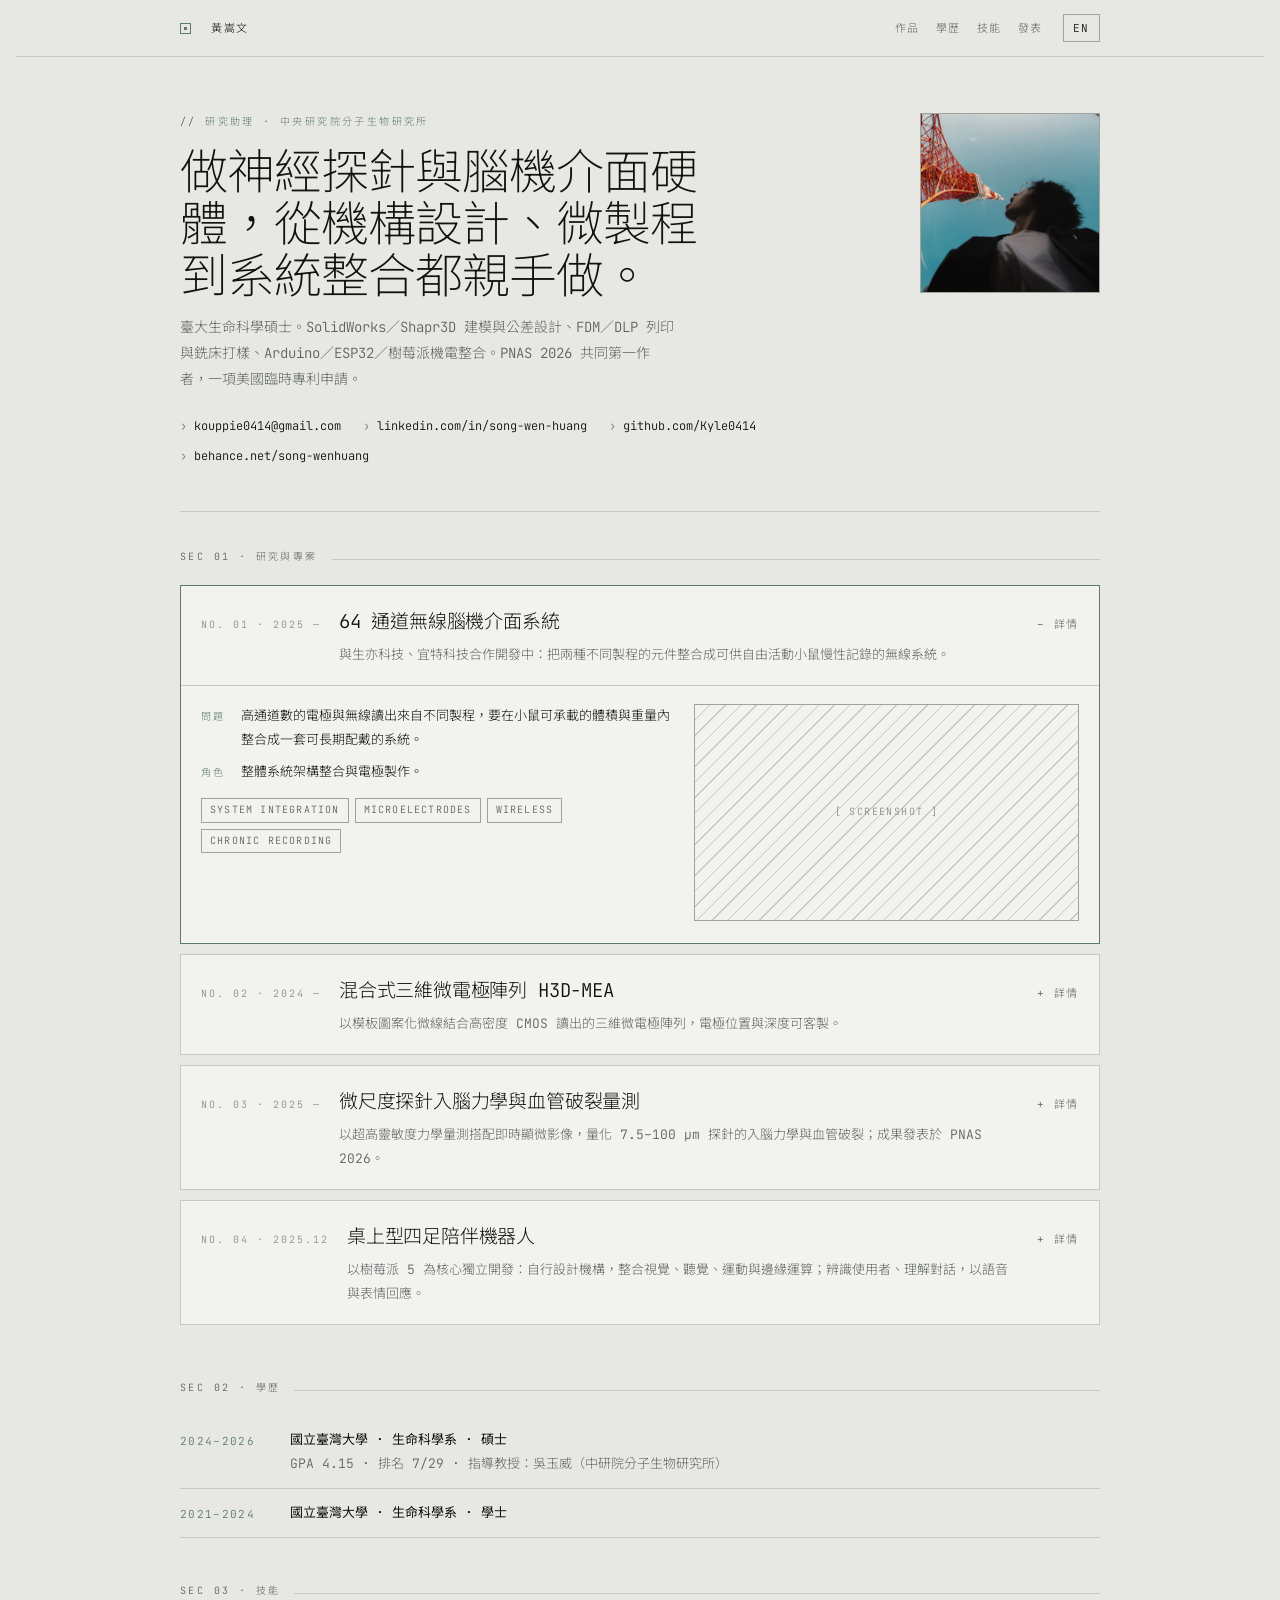
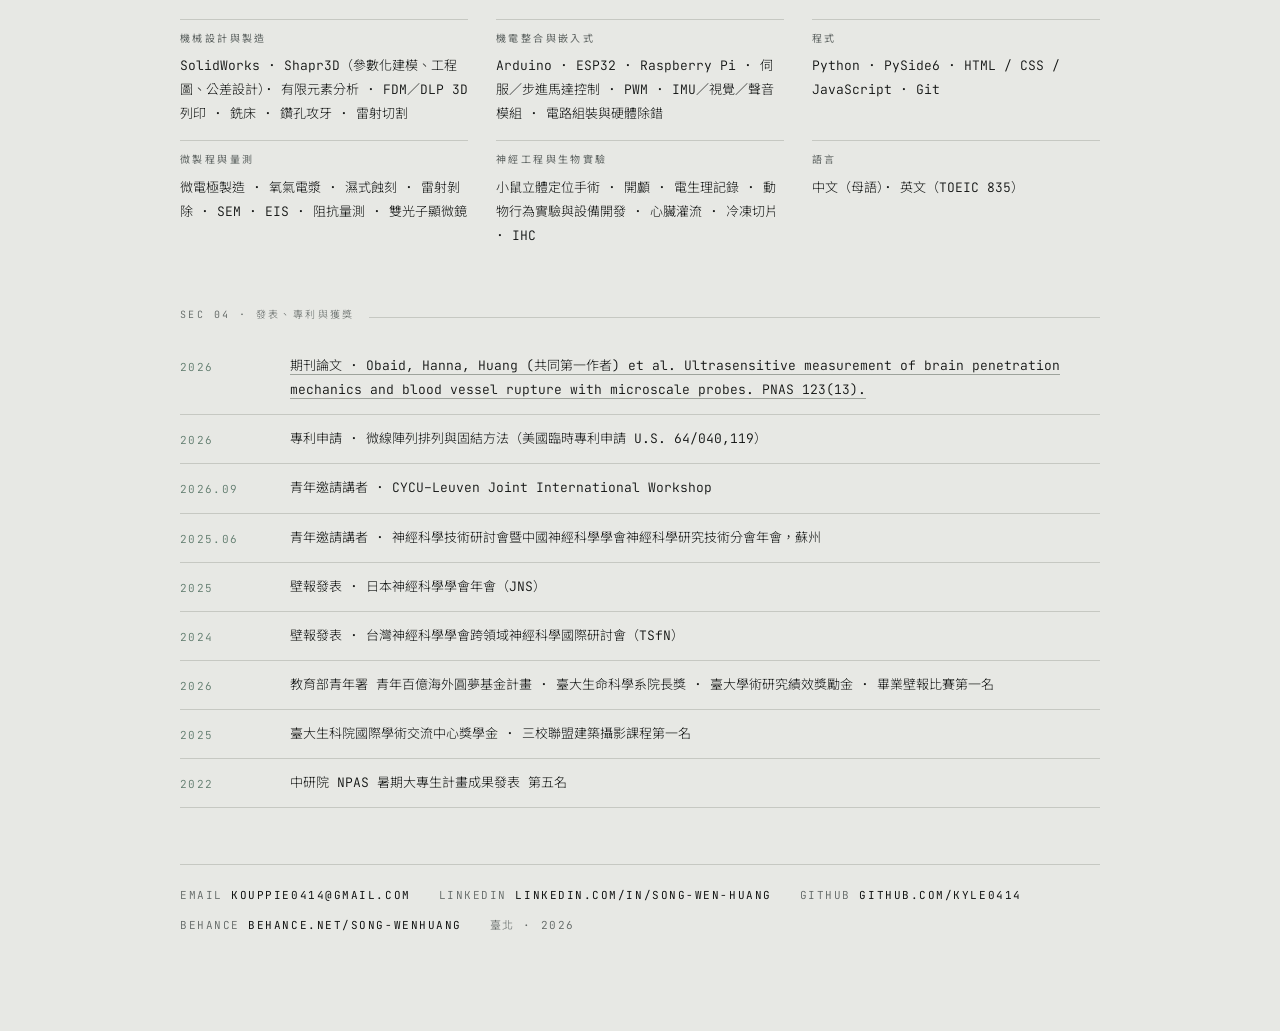
<file: old-resume.html>
<!doctype html>
<html lang="zh-Hant">
<head>
<meta charset="utf-8">
<meta name="viewport" content="width=device-width, initial-scale=1, viewport-fit=cover">
<title>黃嵩文 · Resume</title>
<link rel="stylesheet" href="https://fonts.googleapis.com/css2?family=JetBrains+Mono:wght@200;300;400&family=Noto+Sans+TC:wght@300;400&display=swap">
<style>
/* ============================================================
   HALCYON · resume (lean)
   Layout: one column, max 920px. Sections separated by hairlines.
   One amber signal (dark) / sage (light). Everything square. No shadows.
   Edit content in the DATA block at the bottom; edit look here.
   ============================================================ */
:root{
  color-scheme:dark;
  --bg:#0D0F10; --plate:#101315; --line:#23282B; --strong:#31383C;
  --fg:#E9E7E2; --dim:#8C8F8C; --faint:#5A5E5D;
  --signal:#E3A72C; --signal-deep:#2A1F0C;
  --mono:"JetBrains Mono","Noto Sans TC",ui-monospace,Menlo,monospace;
  --max:920px;
}
@media (prefers-color-scheme: light){ :root:not([data-theme="dark"]){
  color-scheme:light;
  --bg:#E7E8E4; --plate:#F2F2EF; --line:#C6C8C2; --strong:#9EA39C;
  --fg:#111312; --dim:#5E6462; --faint:#8A908C;
  --signal:#5E7A6C; --signal-deep:#DDE4DF;
}}
:root[data-theme="light"]{
  color-scheme:light;
  --bg:#E7E8E4; --plate:#F2F2EF; --line:#C6C8C2; --strong:#9EA39C;
  --fg:#111312; --dim:#5E6462; --faint:#8A908C;
  --signal:#5E7A6C; --signal-deep:#DDE4DF;
}
*{box-sizing:border-box}
body{margin:0;background:var(--bg);color:var(--fg);font-family:var(--mono);font-weight:300;font-size:14px;line-height:1.85;
  padding-left:max(16px,env(safe-area-inset-left,0px));padding-right:max(16px,env(safe-area-inset-right,0px));padding-block:0 96px}
body::before{content:"";position:fixed;inset:0 0 auto;height:env(safe-area-inset-top,0px);z-index:10;background:var(--bg)}
a{color:inherit;text-decoration:none;border-bottom:1px solid var(--strong)}
a:hover{color:var(--signal);border-color:var(--signal)}
button{font:inherit;cursor:pointer;color:inherit;background:none;border:0;padding:0}
.wrap{max-width:var(--max);margin:0 auto}
.label{font-size:10px;letter-spacing:.24em;text-transform:uppercase;color:var(--dim)}
.sig{color:var(--signal)}

/* top bar */
.top{position:sticky;top:env(safe-area-inset-top,0px);z-index:9;background:var(--bg);border-bottom:1px solid var(--line)}
.top .wrap{display:flex;align-items:center;gap:20px;padding-block:14px;font-size:11px;letter-spacing:.14em;text-transform:uppercase}
.mark{width:11px;height:11px;border:1px solid var(--signal);position:relative;flex:none}
.mark::after{content:"";position:absolute;inset:3px;background:var(--signal)}
.top nav{display:flex;gap:16px;margin-left:auto;color:var(--dim)}
.top nav a{border:0}
.lang{border:1px solid var(--strong);padding:3px 9px;letter-spacing:.14em;font-size:11px}
.lang:hover{border-color:var(--signal);color:var(--signal)}
@media (max-width:640px){.top nav{display:none}}

/* hero */
.hero{display:grid;grid-template-columns:1fr 180px;gap:32px;align-items:start;padding-block:56px 44px;border-bottom:1px solid var(--line)}
.hero h1{font-size:clamp(30px,5vw,48px);font-weight:200;letter-spacing:-.02em;line-height:1.08;margin:14px 0 14px;text-wrap:balance}
.hero p{margin:0 0 22px;color:var(--dim);max-width:62ch}
.links{display:flex;flex-wrap:wrap;gap:8px 22px;font-size:12px}
.links a{border:0}
.links a::before{content:"› ";color:var(--signal)}
.photo{position:relative;width:100%;max-width:180px;aspect-ratio:1/1;border:1px solid var(--strong);background:var(--plate);overflow:hidden;display:grid;place-items:center;font-size:10px;letter-spacing:.14em;color:var(--faint)}
.photo img{width:100%;height:100%;object-fit:cover;filter:saturate(.75)}
.photo i{position:absolute;width:9px;height:9px;border:1px solid var(--signal)}
.photo i:nth-child(1){top:-5px;left:-5px;border-right:0;border-bottom:0}
.photo i:nth-child(2){top:-5px;right:-5px;border-left:0;border-bottom:0}
.photo i:nth-child(3){bottom:-5px;left:-5px;border-right:0;border-top:0}
.photo i:nth-child(4){bottom:-5px;right:-5px;border-left:0;border-top:0}
@media (max-width:640px){.hero{grid-template-columns:1fr}.photo{max-width:120px}}

/* sections */
section{padding-block:36px 8px}
.sec{display:flex;align-items:baseline;gap:14px;margin-bottom:18px}
.sec::after{content:"";flex:1;height:1px;background:var(--line)}

/* work */
.work{border:1px solid var(--line);background:var(--plate);margin-bottom:10px;min-width:0}
.work summary{list-style:none;cursor:pointer;display:grid;grid-template-columns:auto 1fr auto;gap:4px 18px;align-items:baseline;padding:18px 20px}
.work summary::-webkit-details-marker{display:none}
.work summary .no{font-size:10px;letter-spacing:.2em;color:var(--faint)}
.work summary h3{margin:0;font-size:19px;font-weight:300;letter-spacing:-.01em}
.work summary .sum{grid-column:2;margin:0;color:var(--dim);font-size:13px}
.work summary .tog{font-size:11px;letter-spacing:.14em;color:var(--dim);text-transform:uppercase;grid-row:1;grid-column:3}
.work summary .tog::before{content:"+ "}
.work[open]{border-color:var(--signal)}
.work[open] summary .tog::before{content:"– "}
.work:hover summary .tog{color:var(--signal)}
.work .body{display:grid;grid-template-columns:1.1fr .9fr;gap:22px;padding:4px 20px 22px;border-top:1px solid var(--line);margin-top:0}
.work .body dl{margin:14px 0 0;display:grid;grid-template-columns:auto 1fr;gap:8px 16px;font-size:13px}
.work .body dt{color:var(--signal);letter-spacing:.2em;font-size:10px;text-transform:uppercase;padding-top:4px}
.work .body dd{margin:0}
.work .body ul{margin:0;padding-left:1.1em}
.tags{display:flex;flex-wrap:wrap;gap:6px;margin-top:14px}
.tag{font-size:10px;letter-spacing:.12em;border:1px solid var(--strong);padding:2px 8px;color:var(--dim);text-transform:uppercase}
.shot{margin-top:14px;display:grid;gap:10px}
.shot img{width:100%;border:1px solid var(--strong);filter:saturate(.8)}
.shot .ph{aspect-ratio:16/9;border:1px solid var(--strong);background:repeating-linear-gradient(135deg,transparent 0 10px,var(--line) 10px 11px);display:grid;place-items:center;font-size:10px;letter-spacing:.14em;color:var(--faint)}
@media (max-width:640px){.work .body{grid-template-columns:1fr}.work summary{grid-template-columns:1fr auto}.work summary .no,.work summary h3,.work summary .sum{grid-column:1}.work summary .tog{grid-column:2}}

/* education / publications: rows */
.row{display:grid;grid-template-columns:96px 1fr;gap:14px;padding:12px 0;border-bottom:1px solid var(--line);font-size:13px}
.row .yr{color:var(--signal);letter-spacing:.12em;font-size:11px;padding-top:3px;font-variant-numeric:tabular-nums}
.row b{font-weight:400;display:block}
.row span{color:var(--dim)}

/* skills */
.skills{display:grid;grid-template-columns:repeat(3,1fr);gap:0 28px}
.skills div{padding:10px 0 14px;border-top:1px solid var(--line)}
.skills h4{margin:0 0 6px;font-weight:400}
.skills p{margin:0;font-size:13px;color:var(--fg)}
@media (max-width:640px){.skills{grid-template-columns:1fr}}

/* footer */
footer{margin-top:48px;padding-top:20px;border-top:1px solid var(--line);display:flex;flex-wrap:wrap;gap:10px 28px;font-size:11px;letter-spacing:.14em;text-transform:uppercase;color:var(--dim)}
footer b{font-weight:400;color:var(--fg)}
:focus-visible{outline:1px solid var(--signal);outline-offset:3px}
@media (prefers-reduced-motion:reduce){*{transition:none!important}}
</style>
</head>
<body>

<div class="top"><div class="wrap">
  <span class="mark"></span><span id="brand"></span>
  <nav id="nav"></nav>
  <button class="lang" id="langbtn" type="button">EN</button>
</div></div>

<main class="wrap">
  <header class="hero" id="hero"></header>
  <section id="work"></section>
  <section id="edu"></section>
  <section id="skills"></section>
  <section id="pub"></section>
  <footer id="foot"></footer>
</main>
<noscript><p style="padding:24px">This page needs JavaScript to render its content.</p></noscript>

<script>
/* ============================================================
   DATA — the only block you need to edit for content.
   Every text field is {zh:"…", en:"…"}. Leave en empty to reuse zh.
   Photo / screenshots: a filename next to this file, a URL, or a data: URI.
   Empty string = show a placeholder slot.
   ============================================================ */
const DATA = {
  name: { zh: "黃嵩文", en: "Song-Wen Huang" },
  role: { zh: "研究助理 · 中央研究院分子生物研究所", en: "Research Assistant · IMB, Academia Sinica" },
  headline: { zh: "做神經探針與腦機介面硬體，從機構設計、微製程到系統整合都親手做。",
              en: "Neural probes and brain–computer interface hardware, built end to end: mechanical design, microfabrication, system integration." },
  intro: { zh: "臺大生命科學碩士。SolidWorks／Shapr3D 建模與公差設計、FDM／DLP 列印與銑床打樣、Arduino／ESP32／樹莓派機電整合。PNAS 2026 共同第一作者，一項美國臨時專利申請。",
           en: "M.S. in Life Science, NTU. SolidWorks/Shapr3D modeling and tolerancing, FDM/DLP printing and milling, Arduino/ESP32/Raspberry Pi mechatronics. Co-first author in PNAS 2026; one U.S. provisional patent application." },
  photo: "photo.jpg",
  location: { zh: "臺北", en: "Taipei" },
  links: [                                              // 顯示在 hero 與 footer
    { label: "Email",    text: "kouppie0414@gmail.com",            href: "mailto:kouppie0414@gmail.com" },
    { label: "LinkedIn", text: "linkedin.com/in/song-wen-huang",   href: "https://www.linkedin.com/in/song-wen-huang-a54677379" },
    { label: "GitHub",   text: "github.com/Kyle0414",              href: "https://github.com/Kyle0414" },
    { label: "Behance",  text: "behance.net/song-wenhuang",        href: "https://www.behance.net/song-wenhuang" },
  ],

  work: [
    {
      year: "2025 —",
      title: { zh: "64 通道無線腦機介面系統", en: "64-Channel Wireless Brain–Computer Interface" },
      summary: { zh: "與生亦科技、宜特科技合作開發中：把兩種不同製程的元件整合成可供自由活動小鼠慢性記錄的無線系統。",
                 en: "Ongoing collaboration with BioPro Scientific and iST: integrating two fabrication processes into one wireless system for chronic recording in freely moving mice." },
      problem: { zh: "高通道數的電極與無線讀出來自不同製程，要在小鼠可承載的體積與重量內整合成一套可長期配戴的系統。",
                 en: "High-channel-count electrodes and wireless readout come from different fabrication processes; they must fit a size and weight a mouse can carry for weeks." },
      role:    { zh: "整體系統架構整合與電極製作。", en: "Overall system architecture integration and electrode fabrication." },
      method:  { zh: [], en: [] },
      result:  { zh: "", en: "" },
      tags: ["System integration", "Microelectrodes", "Wireless", "Chronic recording"],
      links: [], shots: [""], open: true
    },
    {
      year: "2024 —",
      title: { zh: "混合式三維微電極陣列 H3D-MEA", en: "Hybrid 3D Microelectrode Array (H3D-MEA)" },
      summary: { zh: "以模板圖案化微線結合高密度 CMOS 讀出的三維微電極陣列，電極位置與深度可客製。",
                 en: "A 3D microelectrode array combining template-patterned microwires with high-density CMOS readout; electrode position and depth are customizable." },
      problem: { zh: "平面 CMOS 陣列密度高但只能記錄表層；要把微線依預設高度差排列並固結，才能同時取得深度與密度。",
                 en: "Planar CMOS arrays are dense but surface-bound; microwires must be arranged and fixed at preset height offsets to get depth and density at once." },
      role:    { zh: "由國科會大專生研究計畫與學士論文延伸，碩士論文主題。", en: "Extended from an NSTC undergraduate project and B.S. thesis into the master's thesis." },
      method:  { zh: ["模板圖案化微線，驗證能依預設高度差排列", "植入小鼠初級運動皮質（M1）記錄局部場電位", "以尖峰排序辨識單一神經元活動"],
                 en: ["Template-patterned microwires, verified to align at preset height offsets", "Implanted in mouse M1 to record local field potentials", "Single units identified by spike sorting"] },
      result:  { zh: "微線陣列排列與固結方法已提出美國臨時專利申請（U.S. 64/040,119）。",
                 en: "The microwire arrangement and fixation method is filed as U.S. provisional patent application 64/040,119." },
      tags: ["Microfabrication", "CMOS", "Electrophysiology", "Patent"],
      links: [], shots: [""], open: false
    },
    {
      year: "2025 —",
      title: { zh: "微尺度探針入腦力學與血管破裂量測", en: "Brain Penetration Mechanics of Microscale Probes" },
      summary: { zh: "以超高靈敏度力學量測搭配即時顯微影像，量化 7.5–100 µm 探針的入腦力學與血管破裂；成果發表於 PNAS 2026。",
                 en: "Ultra-sensitive force measurement with real-time microscopy to quantify insertion mechanics and vessel rupture for 7.5–100 µm probes; published in PNAS 2026." },
      problem: { zh: "微尺度探針如何穿過腦膜與血管，過去幾乎沒有定量資料，無法在探針尺寸、剛性與組織損傷之間取捨。",
                 en: "How microscale probes pass the pia and vessels was barely quantified, so probe size, stiffness and tissue damage could not be traded off." },
      role:    { zh: "共同第一作者；與史丹佛大學團隊合作。", en: "Co-first author; collaboration with Stanford University." },
      method:  { zh: [], en: [] },
      result:  { zh: "小於約 25 µm 的探針可推開血管而不撕裂，植入時無可見出血。",
                 en: "Probes below ~25 µm displace vessels instead of tearing them, inserting without visible bleeding." },
      tags: ["Mechanics", "Two-photon imaging", "PNAS 2026"],
      links: [ { text: "PNAS", href: "https://doi.org/10.1073/pnas.2529147123" } ],
      shots: [], open: false
    },
    {
      year: "2025.12",
      title: { zh: "桌上型四足陪伴機器人", en: "Desktop Quadruped Companion Robot" },
      summary: { zh: "以樹莓派 5 為核心獨立開發：自行設計機構，整合視覺、聽覺、運動與邊緣運算；辨識使用者、理解對話，以語音與表情回應。",
                 en: "Built solo on a Raspberry Pi 5: own mechanical design, integrating vision, audio, locomotion and on-device computing; recognises users, understands conversation, answers with voice and expressions." },
      problem: { zh: "語言模型隔一段時間就分不出「使用者給的」和「自己生成的」，記憶會互相汙染。",
                 en: "Over time an LLM cannot tell what the user said from what it generated; memories contaminate each other." },
      role:    { zh: "獨立設計與開發：機構、電控、系統架構、記憶流程、網頁主控台。", en: "Solo design and build: mechanics, electronics, architecture, memory pipeline, web console." },
      method:  { zh: ["來源在寫入當下由程式判定，不交給模型事後猜", "兩個軸（流向、類型）加連結來組織記憶", "矛盾不覆蓋，排程成一個要問你的問題"],
                 en: ["Provenance is set by code at write time, never guessed later", "Memories organised on two axes plus links", "Contradictions are never overwritten; they become scheduled questions"] },
      result:  { zh: "每條記憶可追溯、信心可驗證；透過網頁主控台即時監看與操作。",
                 en: "Every memory is traceable and its confidence verifiable; monitored and driven in real time from a web dashboard." },
      tags: ["Raspberry Pi 5", "Mechanical design", "Servo control", "Python", "LLM", "Face / Voice ID"],
      links: [ { text: "GitHub", href: "" } ],          // href 空＝不顯示
      shots: [""],                                      // 例：["sw01-console.png"]
      open: false
    }
  ],

  education: [
    { year: "2024–2026", school: { zh: "國立臺灣大學 · 生命科學系", en: "National Taiwan University · Life Science" }, degree: { zh: "碩士", en: "M.S." }, note: { zh: "GPA 4.15 · 排名 7/29 · 指導教授：吳玉威（中研院分子生物研究所）", en: "GPA 4.15 · Rank 7/29 · Advisor: Prof. Yu-Wei Wu (IMB, Academia Sinica)" } },
    { year: "2021–2024", school: { zh: "國立臺灣大學 · 生命科學系", en: "National Taiwan University · Life Science" }, degree: { zh: "學士", en: "B.S." }, note: { zh: "", en: "" } },
  ],

  skills: [
    { group: { zh: "機械設計與製造", en: "Mechanical design & fabrication" },
      items: { zh: "SolidWorks · Shapr3D（參數化建模、工程圖、公差設計）· 有限元素分析 · FDM／DLP 3D 列印 · 銑床 · 鑽孔攻牙 · 雷射切割",
               en: "SolidWorks · Shapr3D (parametric modeling, drawings, tolerancing) · FEA · FDM/DLP 3D printing · milling · drilling & tapping · laser cutting" } },
    { group: { zh: "機電整合與嵌入式", en: "Mechatronics & embedded" },
      items: { zh: "Arduino · ESP32 · Raspberry Pi · 伺服／步進馬達控制 · PWM · IMU／視覺／聲音模組 · 電路組裝與硬體除錯",
               en: "Arduino · ESP32 · Raspberry Pi · servo/stepper control · PWM · IMU/vision/audio modules · circuit assembly & hardware debugging" } },
    { group: { zh: "程式", en: "Code" },
      items: "Python · PySide6 · HTML / CSS / JavaScript · Git" },
    { group: { zh: "微製程與量測", en: "Microfabrication & characterization" },
      items: { zh: "微電極製造 · 氧氣電漿 · 濕式蝕刻 · 雷射剝除 · SEM · EIS · 阻抗量測 · 雙光子顯微鏡",
               en: "Microelectrode fabrication · oxygen plasma · wet etching · laser ablation · SEM · EIS · impedance testing · two-photon microscopy" } },
    { group: { zh: "神經工程與生物實驗", en: "Neuroengineering & biology" },
      items: { zh: "小鼠立體定位手術 · 開顱 · 電生理記錄 · 動物行為實驗與設備開發 · 心臟灌流 · 冷凍切片 · IHC",
               en: "Stereotaxic surgery · craniotomy · electrophysiology · behavioral experiments & apparatus · cardiac perfusion · cryosectioning · IHC" } },
    { group: { zh: "語言", en: "Languages" }, items: { zh: "中文（母語）· 英文（TOEIC 835）", en: "Mandarin (native) · English (TOEIC 835)" } },
  ],

  publications: [
    { year: "2026", text: { zh: "期刊論文 · Obaid, Hanna, Huang (共同第一作者) et al. Ultrasensitive measurement of brain penetration mechanics and blood vessel rupture with microscale probes. PNAS 123(13).",
                            en: "Journal article · Obaid, Hanna, Huang (co-first author) et al. Ultrasensitive measurement of brain penetration mechanics and blood vessel rupture with microscale probes. PNAS 123(13)." },
      href: "https://doi.org/10.1073/pnas.2529147123" },
    { year: "2026", text: { zh: "專利申請 · 微線陣列排列與固結方法（美國臨時專利申請 U.S. 64/040,119）",
                            en: "Patent · Methods for Producing Patterned Microwire Arrays and Uses Thereof (U.S. Provisional Application No. 64/040,119)" }, href: "" },
    { year: "2026.09", text: { zh: "青年邀請講者 · CYCU–Leuven Joint International Workshop", en: "Invited young speaker · CYCU–Leuven Joint International Workshop" }, href: "" },
    { year: "2025.06", text: { zh: "青年邀請講者 · 神經科學技術研討會暨中國神經科學學會神經科學研究技術分會年會，蘇州", en: "Invited young speaker · Neuroscience Technology Symposium, Chinese Neuroscience Society, Suzhou" }, href: "" },
    { year: "2025", text: { zh: "壁報發表 · 日本神經科學學會年會（JNS）", en: "Poster · Japan Neuroscience Society Annual Meeting (JNS)" }, href: "" },
    { year: "2024", text: { zh: "壁報發表 · 台灣神經科學學會跨領域神經科學國際研討會（TSfN）", en: "Poster · TSfN Interdisciplinary Neuroscience International Conference" }, href: "" },
    { year: "2026", text: { zh: "教育部青年署 青年百億海外圓夢基金計畫 · 臺大生命科學系院長獎 · 臺大學術研究績效獎勵金 · 畢業壁報比賽第一名",
                            en: "Taiwan Global Pathfinders Initiative (Youth Development Administration, MOE) · NTU Life Science Dean's Award · NTU Academic Research Excellence Award · Graduation Poster Competition, 1st place" }, href: "" },
    { year: "2025", text: { zh: "臺大生科院國際學術交流中心獎學金 · 三校聯盟建築攝影課程第一名",
                            en: "NTU College of Life Science International Academic Exchange Scholarship · Tri-University Alliance Architectural Photography Course, 1st place" }, href: "" },
    { year: "2022", text: { zh: "中研院 NPAS 暑期大專生計畫成果發表 第五名", en: "Academia Sinica NPAS Summer Undergraduate Research Program, 5th place" }, href: "" },
  ],

  ui: {
    nav:  [ { id: "work", zh: "作品", en: "Work" }, { id: "edu", zh: "學歷", en: "Education" }, { id: "skills", zh: "技能", en: "Skills" }, { id: "pub", zh: "發表", en: "Publications" } ],
    sec:  { work: { zh: "研究與專案", en: "Research & projects" }, edu: { zh: "學歷", en: "Education" }, skills: { zh: "技能", en: "Skills" }, pub: { zh: "發表、專利與獲獎", en: "Publications, patents & awards" } },
    dl:   { problem: { zh: "問題", en: "Problem" }, role: { zh: "角色", en: "Role" }, method: { zh: "做法", en: "Method" }, result: { zh: "成果", en: "Result" } },
    tog:  { zh: "詳情", en: "Details" }, photo: "[ PHOTO ]", shot: "[ SCREENSHOT ]"
  }
};

/* ============================================================ render ============================================================ */
(function(){
  let lang = "zh";
  try { lang = localStorage.getItem("lang") || "zh"; } catch(e){}
  const t = v => (v == null) ? "" : (typeof v === "string" ? v : (v[lang] || v.zh || ""));
  const esc = s => String(s).replace(/[&<>"]/g, c => ({"&":"&amp;","<":"&lt;",">":"&gt;",'"':"&quot;"}[c]));
  const img = (src, ph) => src ? `<img src="${esc(src)}" alt="">` : `<div class="ph">${ph}</div>`;
  const $ = id => document.getElementById(id);

  function render(){
    const d = DATA, u = d.ui;
    document.documentElement.lang = lang === "en" ? "en" : "zh-Hant";
    $("brand").textContent = t(d.name);
    $("langbtn").textContent = lang === "en" ? "中" : "EN";
    $("nav").innerHTML = u.nav.map(n => `<a href="#${n.id}">${esc(t(n))}</a>`).join("");

    $("hero").innerHTML = `
      <div>
        <div class="label">// <span class="sig">${esc(t(d.role))}</span></div>
        <h1>${esc(t(d.headline))}</h1>
        <p>${esc(t(d.intro))}</p>
        <div class="links">${d.links.map(l => `<a href="${esc(l.href)}">${esc(l.text)}</a>`).join("")}</div>
      </div>
      <div class="photo"><i></i><i></i><i></i><i></i>${d.photo ? `<img src="${esc(d.photo)}" alt="${esc(t(d.name))}">` : u.photo}</div>`;

    $("work").innerHTML = `<div class="sec"><span class="label">SEC 01 · ${esc(t(u.sec.work))}</span></div>` +
      d.work.map((w, i) => {
        const dl = ["problem","role","method","result"].map(k => {
          const v = t(w[k]); if (!v || (Array.isArray(v) && !v.length)) return "";
          const body = Array.isArray(v) ? `<ul>${v.map(x => `<li>${esc(x)}</li>`).join("")}</ul>` : esc(v);
          return `<dt>${esc(t(u.dl[k]))}</dt><dd>${body}</dd>`;
        }).join("");
        const links = (w.links||[]).filter(l => l.href).map(l => `<a href="${esc(l.href)}">${esc(l.text)}</a>`).join(" · ");
        const shots = (w.shots||[]).map(s => img(s, u.shot)).join("");
        return `<details class="work"${w.open ? " open" : ""}>
          <summary><span class="no">NO. ${String(i+1).padStart(2,"0")} · ${esc(w.year)}</span><h3>${esc(t(w.title))}</h3><span class="tog">${esc(t(u.tog))}</span><p class="sum">${esc(t(w.summary))}</p></summary>
          <div class="body">
            <div>${dl ? `<dl>${dl}</dl>` : ""}<div class="tags">${w.tags.map(x => `<span class="tag">${esc(x)}</span>`).join("")}</div>${links ? `<p style="margin:14px 0 0;font-size:12px">${links}</p>` : ""}</div>
            <div>${shots ? `<div class="shot">${shots}</div>` : ""}</div>
          </div></details>`;
      }).join("");

    $("edu").innerHTML = `<div class="sec"><span class="label">SEC 02 · ${esc(t(u.sec.edu))}</span></div>` +
      d.education.map(e => `<div class="row"><span class="yr">${esc(e.year)}</span><div><b>${esc(t(e.school))} · ${esc(t(e.degree))}</b>${t(e.note) ? `<span>${esc(t(e.note))}</span>` : ""}</div></div>`).join("");

    $("skills").innerHTML = `<div class="sec"><span class="label">SEC 03 · ${esc(t(u.sec.skills))}</span></div><div class="skills">` +
      d.skills.map(s => `<div><h4 class="label">${esc(t(s.group))}</h4><p>${esc(t(s.items))}</p></div>`).join("") + `</div>`;

    $("pub").innerHTML = `<div class="sec"><span class="label">SEC 04 · ${esc(t(u.sec.pub))}</span></div>` +
      d.publications.map(p => `<div class="row"><span class="yr">${esc(p.year)}</span><div>${p.href ? `<a href="${esc(p.href)}">${esc(t(p.text))}</a>` : esc(t(p.text))}</div></div>`).join("");

    $("foot").innerHTML = d.links.map(l => `<span>${esc(l.label)} <b>${esc(l.text)}</b></span>`).join("") + `<span>${esc(t(d.location))} · ${new Date().getFullYear()}</span>`;
  }

  $("langbtn").addEventListener("click", () => {
    lang = lang === "en" ? "zh" : "en";
    try { localStorage.setItem("lang", lang); } catch(e){}
    render();
  });
  render();
})();
</script>
</body>
</html>
</file>
